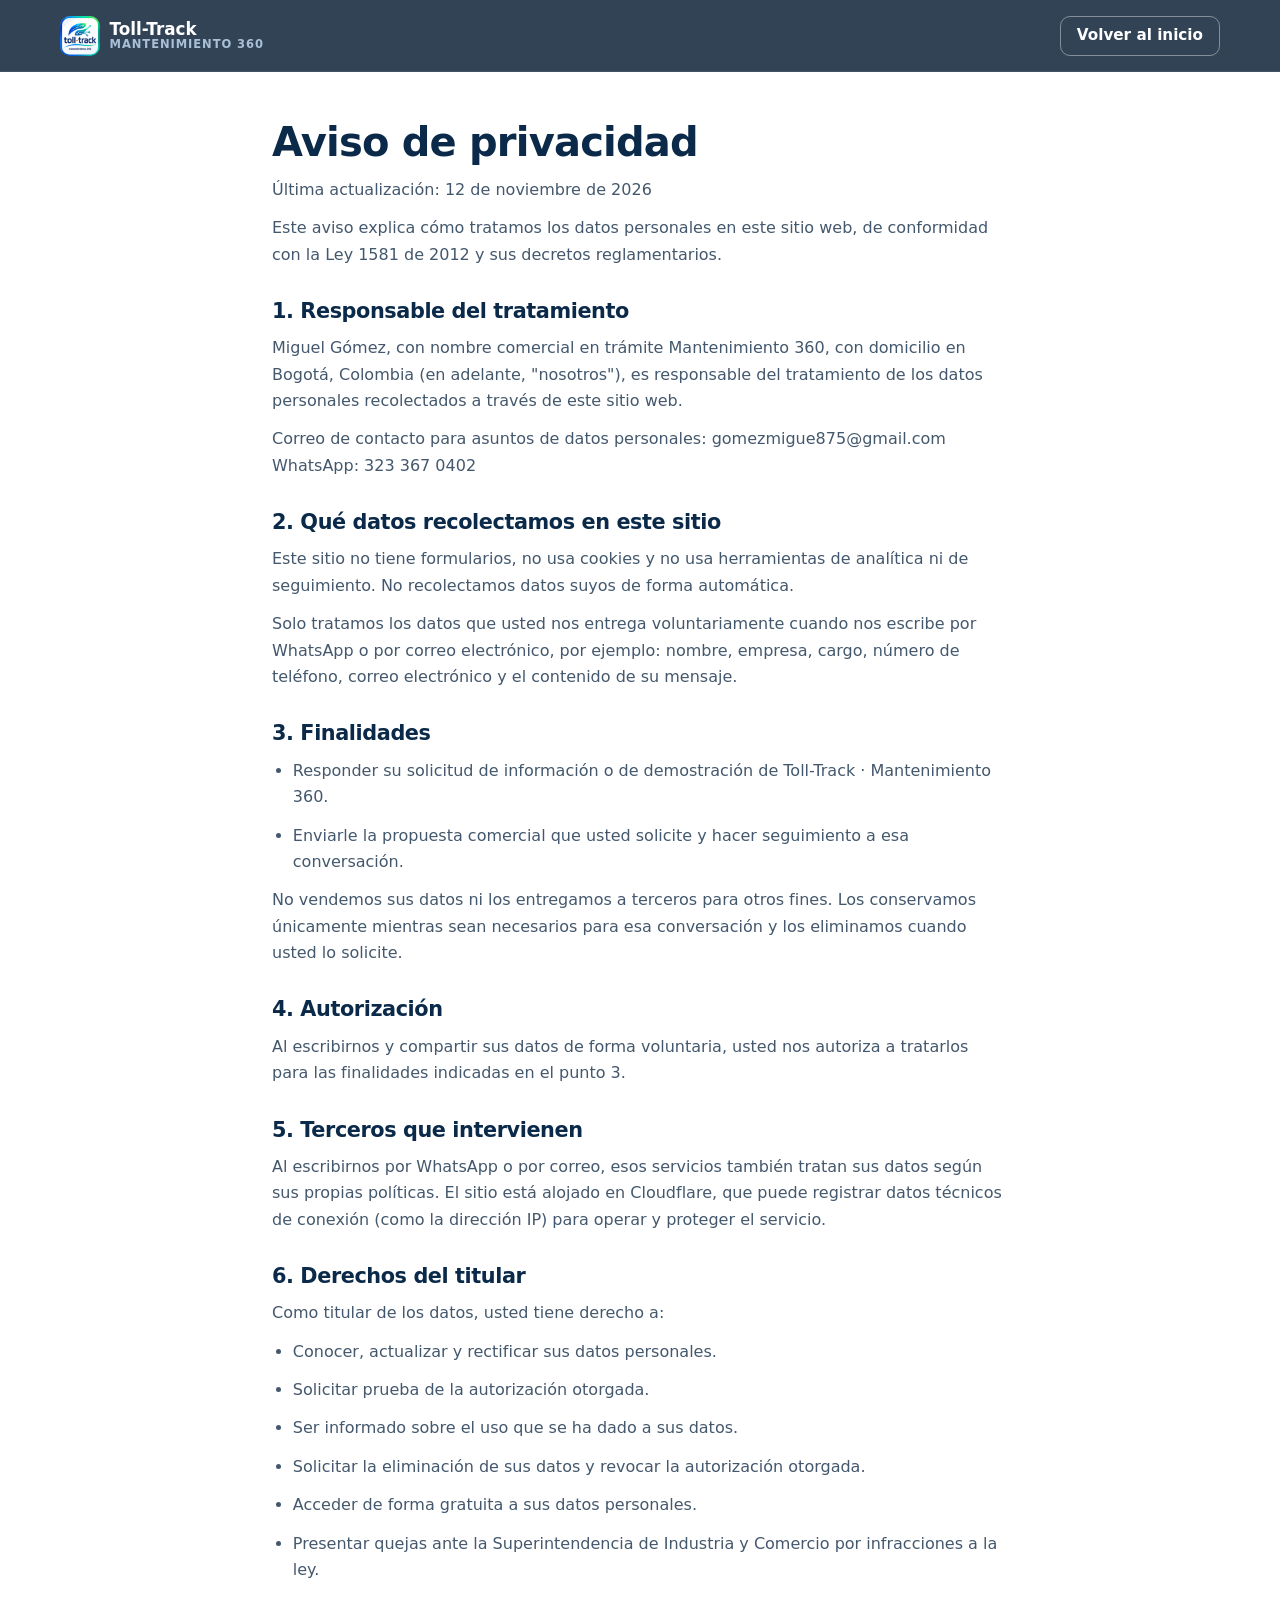
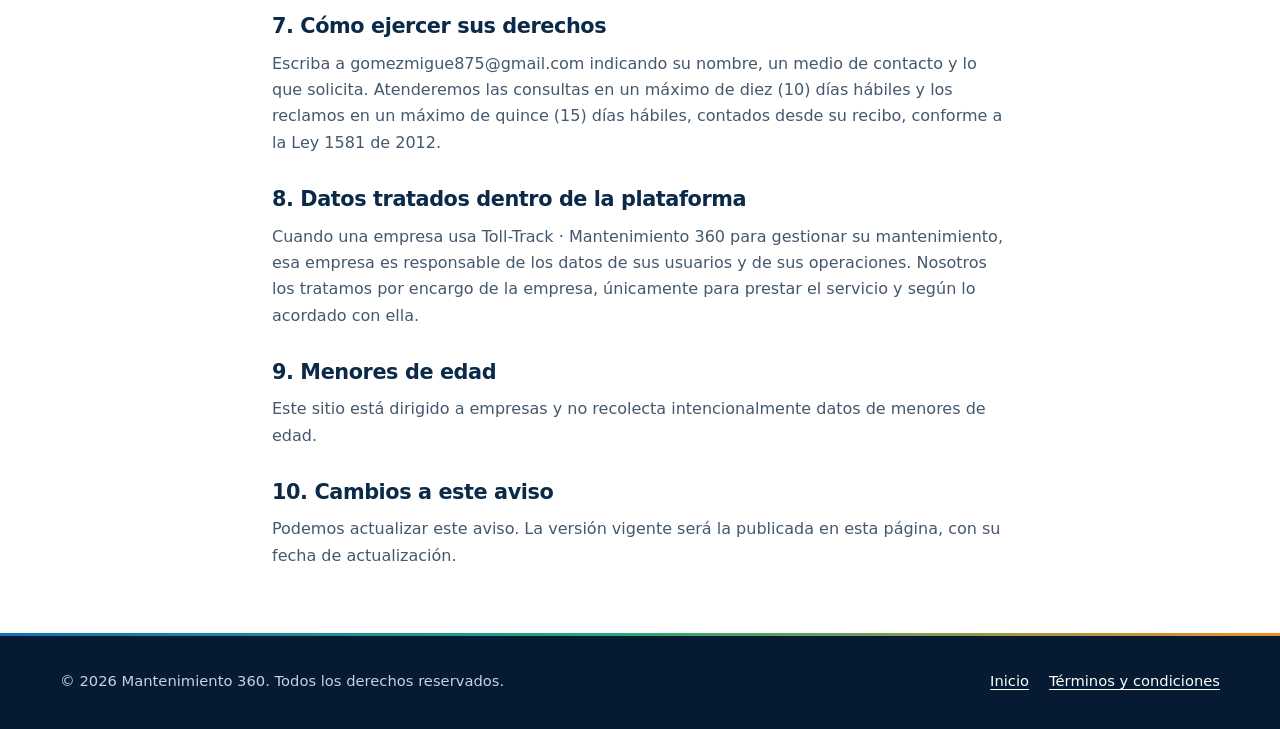
<file: privacidad.html>
<!doctype html>
<html lang="es-CO">
<head>
  <meta charset="utf-8">
  <meta name="viewport" content="width=device-width, initial-scale=1">
  <title>Aviso de privacidad | Toll-Track · Mantenimiento 360</title>
  <meta name="description" content="Aviso de privacidad y tratamiento de datos personales de Toll-Track · Mantenimiento 360.">
  <meta name="theme-color" content="#0b2a4a">
  <link rel="canonical" href="https://mantenimiento360.app/privacidad.html">
  <link rel="icon" type="image/png" sizes="512x512" href="img/icon-512.png">
  <link rel="stylesheet" href="css/styles.css">
</head>
<body>
<header class="site-header">
  <div class="wrap header-in">
    <a class="brand" href="index.html" aria-label="Volver al inicio de Toll-Track">
      <img src="img/icon-512.png" width="40" height="40" alt="">
      <span class="brand-text">Toll-Track<small>Mantenimiento 360</small></span>
    </a>
    <a class="btn btn-ghost btn-small" href="index.html">Volver al inicio</a>
  </div>
</header>

<main>
  <div class="wrap legal">
    <h1>Aviso de privacidad</h1>
    <p>Última actualización: 12 de noviembre de 2026</p>
    <p>Este aviso explica cómo tratamos los datos personales en este sitio web, de conformidad con la Ley 1581 de 2012 y sus decretos reglamentarios.</p>

    <h2>1. Responsable del tratamiento</h2>
    <p>Miguel Gómez, con nombre comercial en trámite Mantenimiento 360, con domicilio en Bogotá, Colombia (en adelante, "nosotros"), es responsable del tratamiento de los datos personales recolectados a través de este sitio web.</p>
    <p>Correo de contacto para asuntos de datos personales: gomezmigue875@gmail.com<br>WhatsApp: 323 367 0402</p>

    <h2>2. Qué datos recolectamos en este sitio</h2>
    <p>Este sitio no tiene formularios, no usa cookies y no usa herramientas de analítica ni de seguimiento. No recolectamos datos suyos de forma automática.</p>
    <p>Solo tratamos los datos que usted nos entrega voluntariamente cuando nos escribe por WhatsApp o por correo electrónico, por ejemplo: nombre, empresa, cargo, número de teléfono, correo electrónico y el contenido de su mensaje.</p>

    <h2>3. Finalidades</h2>
    <ul>
      <li>Responder su solicitud de información o de demostración de Toll-Track · Mantenimiento 360.</li>
      <li>Enviarle la propuesta comercial que usted solicite y hacer seguimiento a esa conversación.</li>
    </ul>
    <p>No vendemos sus datos ni los entregamos a terceros para otros fines. Los conservamos únicamente mientras sean necesarios para esa conversación y los eliminamos cuando usted lo solicite.</p>

    <h2>4. Autorización</h2>
    <p>Al escribirnos y compartir sus datos de forma voluntaria, usted nos autoriza a tratarlos para las finalidades indicadas en el punto 3.</p>

    <h2>5. Terceros que intervienen</h2>
    <p>Al escribirnos por WhatsApp o por correo, esos servicios también tratan sus datos según sus propias políticas. El sitio está alojado en Cloudflare, que puede registrar datos técnicos de conexión (como la dirección IP) para operar y proteger el servicio.</p>

    <h2>6. Derechos del titular</h2>
    <p>Como titular de los datos, usted tiene derecho a:</p>
    <ul>
      <li>Conocer, actualizar y rectificar sus datos personales.</li>
      <li>Solicitar prueba de la autorización otorgada.</li>
      <li>Ser informado sobre el uso que se ha dado a sus datos.</li>
      <li>Solicitar la eliminación de sus datos y revocar la autorización otorgada.</li>
      <li>Acceder de forma gratuita a sus datos personales.</li>
      <li>Presentar quejas ante la Superintendencia de Industria y Comercio por infracciones a la ley.</li>
    </ul>

    <h2>7. Cómo ejercer sus derechos</h2>
    <p>Escriba a gomezmigue875@gmail.com indicando su nombre, un medio de contacto y lo que solicita. Atenderemos las consultas en un máximo de diez (10) días hábiles y los reclamos en un máximo de quince (15) días hábiles, contados desde su recibo, conforme a la Ley 1581 de 2012.</p>

    <h2>8. Datos tratados dentro de la plataforma</h2>
    <p>Cuando una empresa usa Toll-Track · Mantenimiento 360 para gestionar su mantenimiento, esa empresa es responsable de los datos de sus usuarios y de sus operaciones. Nosotros los tratamos por encargo de la empresa, únicamente para prestar el servicio y según lo acordado con ella.</p>

    <h2>9. Menores de edad</h2>
    <p>Este sitio está dirigido a empresas y no recolecta intencionalmente datos de menores de edad.</p>

    <h2>10. Cambios a este aviso</h2>
    <p>Podemos actualizar este aviso. La versión vigente será la publicada en esta página, con su fecha de actualización.</p>
  </div>
</main>

<footer class="site-footer">
  <div class="wrap footer-in">
    <p>© 2026 Mantenimiento 360. Todos los derechos reservados.</p>
    <nav class="footer-links" aria-label="Legal">
      <a href="index.html">Inicio</a>
      <a href="terminos.html">Términos y condiciones</a>
    </nav>
  </div>
</footer>
</body>
</html>
</file>
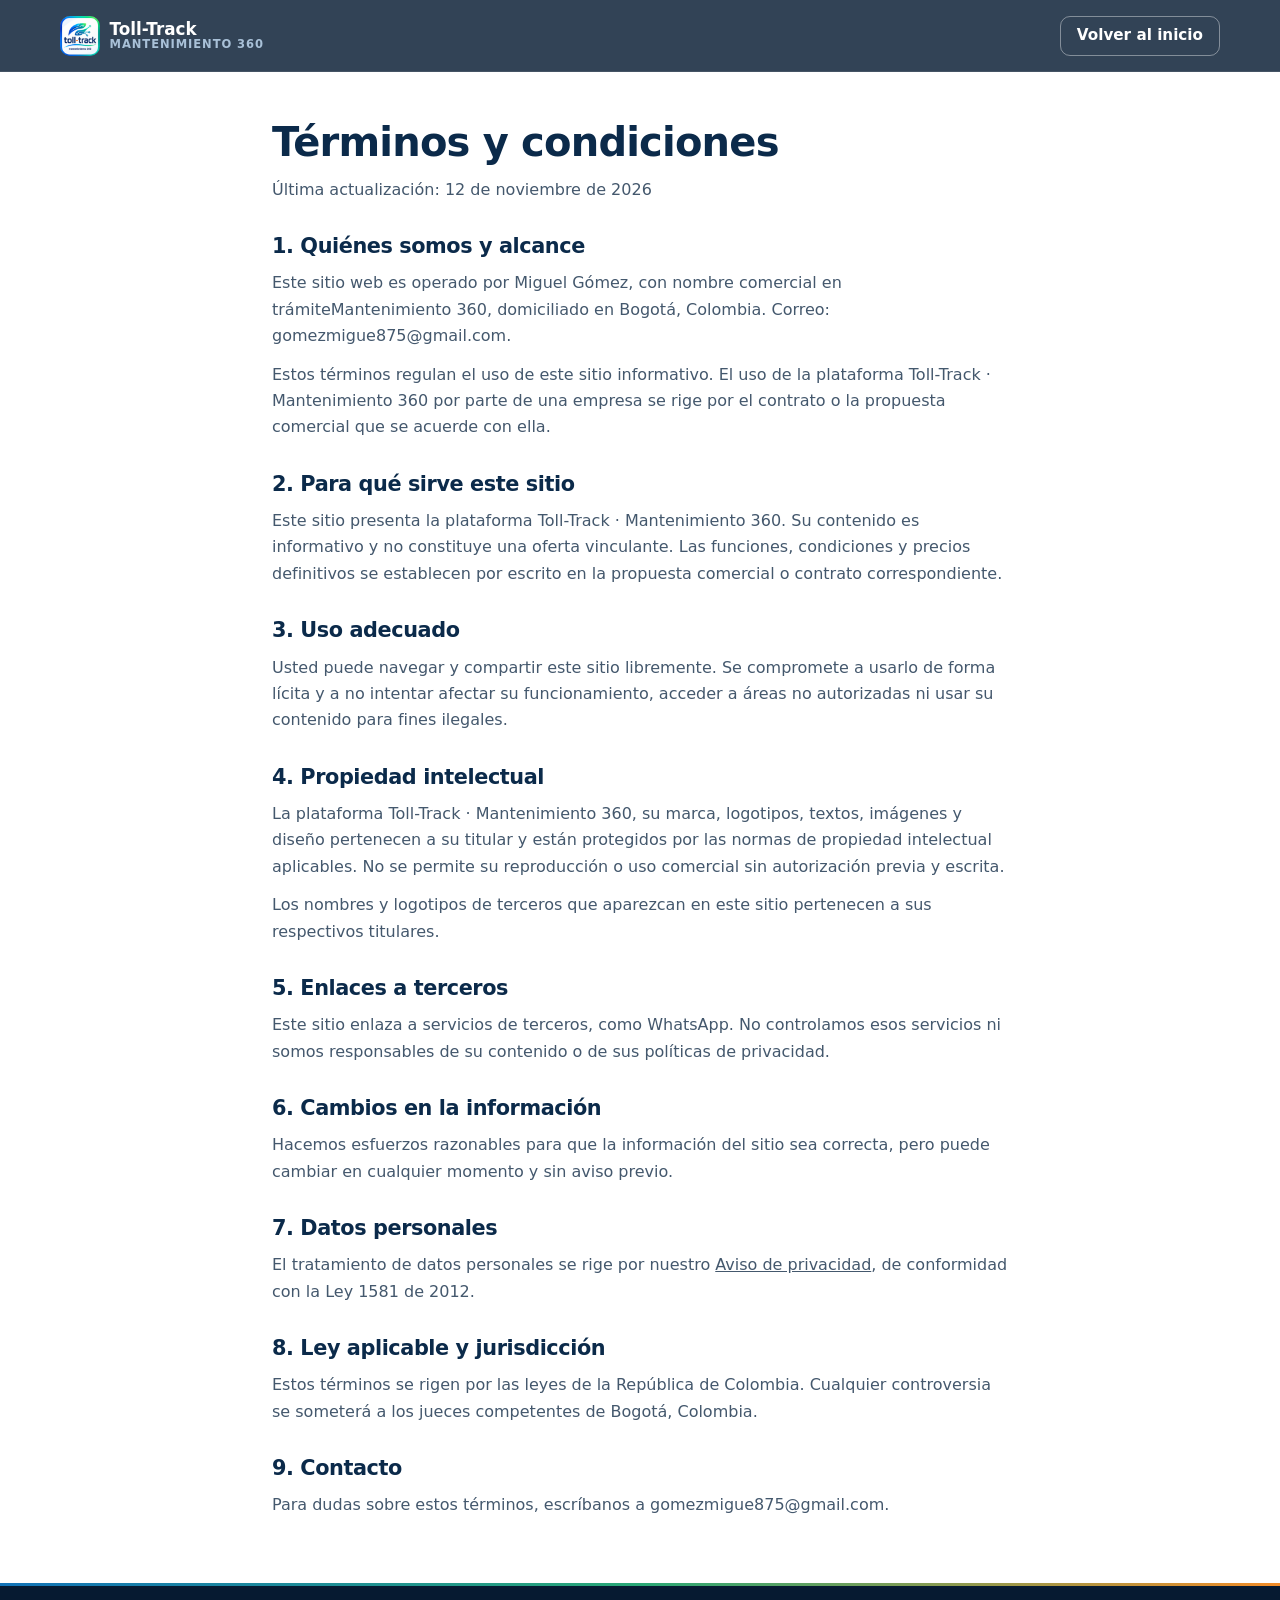
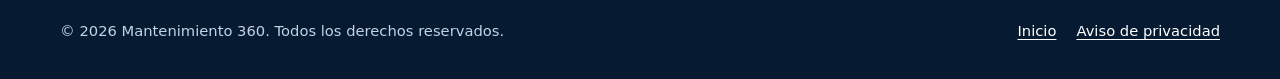
<file: terminos.html>
<!doctype html>
<html lang="es-CO">
<head>
  <meta charset="utf-8">
  <meta name="viewport" content="width=device-width, initial-scale=1">
  <title>Términos y condiciones | Toll-Track · Mantenimiento 360</title>
  <meta name="description" content="Términos y condiciones de uso del sitio web de Toll-Track · Mantenimiento 360.">
  <meta name="theme-color" content="#0b2a4a">
  <link rel="canonical" href="https://mantenimiento360.app/terminos.html">
  <link rel="icon" type="image/png" sizes="512x512" href="img/icon-512.png">
  <link rel="stylesheet" href="css/styles.css">
</head>
<body>
<header class="site-header">
  <div class="wrap header-in">
    <a class="brand" href="index.html" aria-label="Volver al inicio de Toll-Track">
      <img src="img/icon-512.png" width="40" height="40" alt="">
      <span class="brand-text">Toll-Track<small>Mantenimiento 360</small></span>
    </a>
    <a class="btn btn-ghost btn-small" href="index.html">Volver al inicio</a>
  </div>
</header>

<main>
  <div class="wrap legal">
    <h1>Términos y condiciones</h1>
    <p>Última actualización: 12 de noviembre de 2026</p>

    <h2>1. Quiénes somos y alcance</h2>
    <p>Este sitio web es operado por Miguel Gómez, con nombre comercial en trámiteMantenimiento 360, domiciliado en Bogotá, Colombia. Correo: gomezmigue875@gmail.com.</p>
    <p>Estos términos regulan el uso de este sitio informativo. El uso de la plataforma Toll-Track · Mantenimiento 360 por parte de una empresa se rige por el contrato o la propuesta comercial que se acuerde con ella.</p>

    <h2>2. Para qué sirve este sitio</h2>
    <p>Este sitio presenta la plataforma Toll-Track · Mantenimiento 360. Su contenido es informativo y no constituye una oferta vinculante. Las funciones, condiciones y precios definitivos se establecen por escrito en la propuesta comercial o contrato correspondiente.</p>

    <h2>3. Uso adecuado</h2>
    <p>Usted puede navegar y compartir este sitio libremente. Se compromete a usarlo de forma lícita y a no intentar afectar su funcionamiento, acceder a áreas no autorizadas ni usar su contenido para fines ilegales.</p>

    <h2>4. Propiedad intelectual</h2>
    <p>La plataforma Toll-Track · Mantenimiento 360, su marca, logotipos, textos, imágenes y diseño pertenecen a su titular y están protegidos por las normas de propiedad intelectual aplicables. No se permite su reproducción o uso comercial sin autorización previa y escrita.</p>
    <p>Los nombres y logotipos de terceros que aparezcan en este sitio pertenecen a sus respectivos titulares.</p>

    <h2>5. Enlaces a terceros</h2>
    <p>Este sitio enlaza a servicios de terceros, como WhatsApp. No controlamos esos servicios ni somos responsables de su contenido o de sus políticas de privacidad.</p>

    <h2>6. Cambios en la información</h2>
    <p>Hacemos esfuerzos razonables para que la información del sitio sea correcta, pero puede cambiar en cualquier momento y sin aviso previo.</p>

    <h2>7. Datos personales</h2>
    <p>El tratamiento de datos personales se rige por nuestro <a href="privacidad.html">Aviso de privacidad</a>, de conformidad con la Ley 1581 de 2012.</p>

    <h2>8. Ley aplicable y jurisdicción</h2>
    <p>Estos términos se rigen por las leyes de la República de Colombia. Cualquier controversia se someterá a los jueces competentes de Bogotá, Colombia.</p>

    <h2>9. Contacto</h2>
    <p>Para dudas sobre estos términos, escríbanos a gomezmigue875@gmail.com.</p>
  </div>
</main>

<footer class="site-footer">
  <div class="wrap footer-in">
    <p>© 2026 Mantenimiento 360. Todos los derechos reservados.</p>
    <nav class="footer-links" aria-label="Legal">
      <a href="index.html">Inicio</a>
      <a href="privacidad.html">Aviso de privacidad</a>
    </nav>
  </div>
</footer>
</body>
</html>
</file>
<file: css/styles.css>
/* ==========================================================================
   Toll-Track · Mantenimiento 360 — estilos (versión corporativa)
   Mobile first. Sin dependencias. Sin estilos en línea en el HTML (por la CSP).

   CAMBIOS DE ESTA VERSIÓN:
   - Menos espacios en blanco entre secciones (paddings y gaps más ajustados).
   - Animaciones premium: entrada del hero, reveal con variantes, spotlight en
     tarjetas, brillo en botones, tilt 3D del celular, línea de pasos que se dibuja.
   - Los hover usan la propiedad "translate" (no "transform") para no chocar con
     la animación de entrada, que sí usa "transform".
   - Tarjetas de "El problema" con imagen arriba (bloque .card-media, sección 3).

   CÓMO EDITAR COLORES:
   Todos los colores de marca están en las variables de :root (abajo).
   ========================================================================== */

:root {
  /* Marca (tomados del logo) */
  --navy: #0b2a4a;          /* texto principal y títulos */
  --navy-2: #16395f;
  --navy-3: #0d3b66;
  --ink-dark: #061a31;      /* fondo más oscuro (cabecera, hero) */
  --blue: #1273b8;
  --green: #0f7f55;         /* versión AA con texto blanco */
  --green-soft: #2aa876;    /* solo decorativo */
  --orange: #f28c28;        /* detalle de marca */
  --sky: #8fd3ff;           /* acentos sobre fondo oscuro */
  --mint: #58e0a8;

  /* Neutros */
  --muted: #44586d;
  --muted-on-dark: #c3d3e3;
  --line: #d9e3ec;
  --bg-soft: #f2f7fb;
  --white: #ffffff;

  --grad: linear-gradient(120deg, var(--blue) 0%, var(--green) 100%);

  /* Tipografía: fuentes del sistema (cero descargas, cero rastreo) */
  --font: system-ui, -apple-system, "Segoe UI", Roboto, "Helvetica Neue", Arial, sans-serif;

  --header-h: 64px;
  --radius: 18px;
  --shadow: 0 1px 2px rgba(11, 42, 74, .06), 0 12px 28px -14px rgba(11, 42, 74, .28);
  --shadow-lg: 0 2px 4px rgba(11, 42, 74, .08), 0 28px 50px -22px rgba(11, 42, 74, .45);

  /* Curvas de movimiento: la primera frena suave, la segunda hace un pequeño "rebote" */
  --ease: cubic-bezier(.22, 1, .36, 1);
  --spring: cubic-bezier(.34, 1.56, .64, 1);

  /* Deja animar la altura de los <details> (FAQ) hasta "auto" en navegadores que lo soportan */
  interpolate-size: allow-keywords;
}

*, *::before, *::after { box-sizing: border-box; }

html { scroll-behavior: smooth; -webkit-text-size-adjust: 100%; }

/* Con el menú móvil abierto, el fondo no se mueve */
html.menu-open, html.menu-open body { overflow: hidden; }

body {
  margin: 0;
  font: 400 1rem/1.65 var(--font);
  color: var(--navy);
  background: var(--white);
  -webkit-font-smoothing: antialiased;
}

img { display: block; max-width: 100%; height: auto; }
h1, h2, h3 { line-height: 1.12; margin: 0; text-wrap: balance; letter-spacing: -0.02em; }
p { margin: 0; }
ul, ol { margin: 0; padding: 0; list-style: none; }
a { color: inherit; }

:focus-visible { outline: 3px solid var(--sky); outline-offset: 3px; border-radius: 4px; }
main :focus-visible { outline-color: var(--blue); }

/* Si la persona pidió menos movimiento, se apaga TODO (animaciones y transiciones) */
@media (prefers-reduced-motion: reduce) {
  html { scroll-behavior: auto; }
  *, *::before, *::after { transition: none !important; animation: none !important; }
}

/* ---------- Utilidades ---------- */
.wrap { width: min(1160px, 100% - 2rem); margin-inline: auto; }
.sr-only {
  position: absolute; width: 1px; height: 1px; margin: -1px; padding: 0;
  overflow: hidden; clip: rect(0 0 0 0); white-space: nowrap; border: 0;
}
.sprite { position: absolute; width: 0; height: 0; overflow: hidden; }
.ic { width: 24px; height: 24px; flex: none; stroke: currentColor; fill: none; stroke-width: 1.8; stroke-linecap: round; stroke-linejoin: round; }

.skip-link {
  position: absolute; left: 1rem; top: -4rem; z-index: 100;
  background: var(--white); color: var(--navy); padding: .75rem 1rem; border-radius: 8px; font-weight: 700;
}
.skip-link:focus { top: .75rem; }

/* ---------- Barra de progreso de lectura (la crea main.js) ---------- */
.scroll-progress {
  position: fixed; top: 0; left: 0; width: 100%; height: 3px; z-index: 100;
  transform: scaleX(0);              /* el JS la llena de 0 a 1 */
  transform-origin: 0 50%;           /* crece desde la izquierda */
  background: linear-gradient(90deg, var(--blue), var(--mint));
  pointer-events: none;
}

/* ---------- Botones ---------- */
.btn {
  position: relative; overflow: hidden;
  display: inline-flex; align-items: center; justify-content: center; gap: .5rem;
  min-height: 46px; padding: .7rem 1.4rem; border-radius: 12px;
  font: 600 1rem/1.2 var(--font); text-decoration: none; cursor: pointer;
  border: 1.5px solid transparent;
  /* "translate" lo usa el efecto magnético del JS; "transform" el hover y el clic */
  translate: var(--tx, 0px) var(--ty, 0px);
  transition: transform .25s var(--ease), box-shadow .25s ease, background-color .25s ease, filter .25s ease, border-color .25s ease, translate .35s var(--ease);
}
.btn:hover { transform: translateY(-2px); }
.btn:active { transform: translateY(0) scale(.97); }
.btn-primary { background: var(--grad); color: var(--white); box-shadow: 0 10px 24px -10px rgba(18, 115, 184, .8); }
.btn-primary:hover { filter: brightness(1.08); box-shadow: 0 16px 32px -10px rgba(18, 115, 184, .95); }
/* Brillo que cruza el botón primario al pasar el mouse */
.btn-primary::after {
  content: ""; position: absolute; top: 0; bottom: 0; left: -70%; width: 45%; pointer-events: none;
  background: linear-gradient(100deg, transparent, rgba(255, 255, 255, .38), transparent);
  transform: skewX(-20deg);
  transition: left .8s var(--ease);
}
.btn-primary:hover::after { left: 130%; }
.btn-ghost { background: var(--white); color: var(--navy); border-color: #b9cadb; }
.btn-ghost:hover { border-color: var(--navy); }
.btn-small { min-height: 40px; padding: .5rem 1rem; font-size: .95rem; border-radius: 10px; }
.btn-light { background: var(--white); color: var(--navy); box-shadow: 0 12px 26px -12px rgba(0, 0, 0, .5); }

/* ---------- Cabecera fija (oscura, translúcida) ---------- */
.site-header {
  position: fixed; inset: 0 0 auto 0; z-index: 50; height: var(--header-h);
  background: rgba(6, 26, 49, .82);
  -webkit-backdrop-filter: saturate(160%) blur(14px); backdrop-filter: saturate(160%) blur(14px);
  border-bottom: 1px solid rgba(255, 255, 255, .09); color: var(--white);
  transition: transform .45s var(--ease), background-color .3s ease, box-shadow .3s ease;
}
.site-header.is-scrolled { background: rgba(6, 26, 49, .96); box-shadow: 0 10px 30px -16px rgba(0, 0, 0, .6); }
.site-header.is-hidden { transform: translateY(-100%); }   /* se esconde al bajar, vuelve al subir */
.header-in { height: 100%; display: flex; align-items: center; justify-content: space-between; gap: .75rem; }
.brand { display: flex; align-items: center; gap: .6rem; text-decoration: none; font-weight: 700; min-width: 0; }
.brand img { width: 40px; height: 40px; border-radius: 10px; }
.brand-text { display: flex; flex-direction: column; line-height: 1.1; font-size: 1.05rem; }
.brand-text small { font-size: .72rem; font-weight: 600; letter-spacing: .08em; text-transform: uppercase; color: #a9c1d8; }
.header-actions { display: flex; align-items: center; gap: .5rem; }
.header-actions .btn, .brand-text small { white-space: nowrap; }
.site-header .btn-ghost { background: transparent; color: var(--white); border-color: rgba(255, 255, 255, .4); }
.site-header .btn-ghost:hover { border-color: var(--white); background: rgba(255, 255, 255, .08); }

.nav-toggle {
  display: none; width: 44px; height: 44px; align-items: center; justify-content: center;
  background: rgba(255, 255, 255, .06); color: var(--white); border: 1px solid rgba(255, 255, 255, .25); border-radius: 10px; cursor: pointer;
}
html.js .nav-toggle { display: inline-flex; }
.nav-toggle .i-close { display: none; }
.nav-toggle[aria-expanded="true"] .i-open { display: none; }
.nav-toggle[aria-expanded="true"] .i-close { display: block; }

/* Móvil: panel desplegable bajo la cabecera */
.nav {
  display: none; position: absolute; top: 100%; left: 0; right: 0;
  background: #081f3a; border-bottom: 1px solid rgba(255, 255, 255, .1); padding: .5rem 1rem 1rem;
}
.nav.is-open { display: block; animation: menu-drop .35s var(--ease) both; }
@keyframes menu-drop { from { opacity: 0; transform: translateY(-8px); } to { opacity: 1; transform: none; } }
.nav a { display: block; padding: .85rem .25rem; text-decoration: none; font-weight: 600; color: #e6eef7; border-bottom: 1px solid rgba(255, 255, 255, .08); transition: color .2s ease; }
.nav a:hover, .nav a[aria-current="true"] { color: var(--sky); }

@media (max-width: 430px) {
  .brand { gap: .45rem; }
  .brand img { width: 36px; height: 36px; }
  .brand-text { font-size: 1rem; }
  .brand-text small { font-size: .6rem; letter-spacing: .03em; }
  .header-actions { gap: .4rem; }
  .header-actions .btn-small { padding: .5rem .75rem; font-size: .88rem; }
  .nav-toggle { width: 42px; height: 42px; }
}

/* ---------- Secciones (paddings reducidos para evitar blancos enormes) ---------- */
main { padding-top: var(--header-h); }
section { padding-block: 3.25rem; scroll-margin-top: var(--header-h); }
.alt { background: var(--bg-soft); }

.eyebrow {
  display: inline-flex; align-items: center; gap: .6rem; margin-bottom: .85rem;
  font-size: .78rem; font-weight: 700; letter-spacing: .14em; text-transform: uppercase; color: var(--blue);
}
.eyebrow::before { content: ""; width: 26px; height: 4px; border-radius: 2px; background: linear-gradient(90deg, var(--orange), #f6b25f); }
.sec-head { max-width: 48rem; margin-bottom: 2rem; }
.sec-head h2 { font-size: clamp(1.8rem, 4.4vw, 2.7rem); font-weight: 800; letter-spacing: -0.025em; }
.sec-head p { margin-top: .85rem; color: var(--muted); font-size: 1.08rem; }

/* ---------- 2. Hero (oscuro, con luz y cuadrícula) ---------- */
.hero {
  position: relative; overflow: hidden; isolation: isolate; color: var(--white);
  /* El hero sube por debajo de la cabecera translúcida para que se vea todo del mismo fondo */
  margin-top: calc(var(--header-h) * -1);
  padding-block: calc(var(--header-h) + 2rem) 3.5rem;
  background:
    radial-gradient(60% 70% at 88% 8%, rgba(18, 115, 184, .55), transparent 62%),
    radial-gradient(50% 60% at 6% 96%, rgba(42, 168, 118, .32), transparent 60%),
    linear-gradient(165deg, #04142a 0%, #0b2a4a 55%, #0d3b66 100%);
}
.hero::before {
  content: ""; position: absolute; inset: 0; z-index: -1; pointer-events: none;
  background-image:
    linear-gradient(rgba(255, 255, 255, .05) 1px, transparent 1px),
    linear-gradient(90deg, rgba(255, 255, 255, .05) 1px, transparent 1px);
  background-size: 56px 56px;
  background-position: 0 var(--gy, 0px);          /* el JS la mueve con el scroll (parallax) */
  -webkit-mask-image: linear-gradient(180deg, #000 0%, transparent 88%);
  mask-image: linear-gradient(180deg, #000 0%, transparent 88%);
}
.hero-grid { position: relative; display: grid; gap: 2.25rem; align-items: center; }
.hero-grid > * { position: relative; z-index: 1; min-width: 0; }
.hero-grid::after {
  content: ""; position: absolute; z-index: 0; pointer-events: none; width: 420px; height: 420px; right: -60px; top: 42%;
  transform: translateY(calc(-50% + var(--py, 0px))); border-radius: 50%; background: radial-gradient(circle, rgba(42, 168, 118, .32), transparent 66%);
}
.hero .eyebrow { color: var(--sky); }
.hero h1 { font-size: clamp(2.15rem, 6.4vw, 3.9rem); font-weight: 800; letter-spacing: -0.03em; color: var(--white); }
.hero h1 .mark { color: var(--sky); }
@supports ((-webkit-background-clip: text) or (background-clip: text)) {
  .hero h1 .mark {
    background: linear-gradient(95deg, #7fcbff 0%, #58e0a8 50%, #7fcbff 100%);
    background-size: 220% 100%;                    /* más ancho que el texto para poder "barrerlo" */
    -webkit-background-clip: text; background-clip: text; -webkit-text-fill-color: transparent; color: transparent;
    animation: sheen 7s ease-in-out 1.5s infinite alternate;   /* brillo lento que recorre el texto */
  }
}
@keyframes sheen { from { background-position: 0% 50%; } to { background-position: 100% 50%; } }
.hero .lead { margin-top: 1.1rem; color: var(--muted-on-dark); font-size: 1.15rem; max-width: 36rem; }
.cta-row { display: flex; flex-wrap: wrap; gap: .8rem; margin-top: 1.75rem; }
.hero .btn { min-height: 52px; padding: .85rem 1.6rem; }
.hero .btn-ghost { background: rgba(255, 255, 255, .07); color: var(--white); border-color: rgba(255, 255, 255, .38); }
.hero .btn-ghost:hover { background: rgba(255, 255, 255, .14); border-color: var(--white); }
.hero-note {
  display: inline-flex; align-items: center; gap: .6rem; margin-top: 1.5rem; padding: .45rem .95rem;
  font-size: .9rem; color: var(--muted-on-dark);
  border: 1px solid rgba(255, 255, 255, .16); background: rgba(255, 255, 255, .06); border-radius: 999px;
}
.hero-note::before {
  content: ""; width: 8px; height: 8px; border-radius: 50%; background: var(--mint); flex: none;
  box-shadow: 0 0 0 4px rgba(88, 224, 168, .22);
  animation: pulse-dot 2.4s ease-out infinite;    /* punto "en vivo" que late */
}
@keyframes pulse-dot {
  0% { box-shadow: 0 0 0 0 rgba(88, 224, 168, .55); }
  70%, 100% { box-shadow: 0 0 0 10px rgba(88, 224, 168, 0); }
}

/* Entrada del hero al cargar la página (solo CSS: no depende del JS ni parpadea) */
@keyframes hero-in {
  from { opacity: 0; transform: translate3d(0, 26px, 0); filter: blur(10px); }
  to   { opacity: 1; transform: none; filter: blur(0); }
}
.hero .eyebrow   { animation: hero-in .9s var(--ease) .05s both; }
.hero h1         { animation: hero-in 1s var(--ease) .15s both; }
.hero .lead      { animation: hero-in 1s var(--ease) .3s both; }
.hero .cta-row   { animation: hero-in 1s var(--ease) .45s both; }
.hero .hero-note { animation: hero-in 1s var(--ease) .6s both; }

/* ---------- Marcos de dispositivo ---------- */
.device {
  background: linear-gradient(150deg, #1d4067 0%, #07182c 70%); border-radius: 38px; padding: 9px;
  box-shadow: 0 34px 60px -26px rgba(2, 12, 26, .85), 0 0 0 1px rgba(255, 255, 255, .1) inset;
  width: min(100%, 270px); margin-inline: auto;
}
.device img { border-radius: 30px; width: 100%; }
.device-desktop { width: 100%; border-radius: 14px; padding: 0; overflow: hidden; background: var(--navy); }
.device-desktop::before {
  content: ""; display: block; height: 28px;
  background:
    radial-gradient(circle at 15px 14px, #ff6b5e 4.5px, transparent 5.5px),
    radial-gradient(circle at 32px 14px, #ffc14d 4.5px, transparent 5.5px),
    radial-gradient(circle at 49px 14px, #3fcf8e 4.5px, transparent 5.5px),
    var(--navy-2);
}
.device-desktop img { border-radius: 0; }
.hero .device { width: min(100%, 290px); }

/* El celular del hero: entra con zoom + desenfoque, luego flota. "translate" flota,
   "scale/opacity/filter" entran, y "transform" lo usa el tilt 3D del JS: no se pisan. */
@keyframes float { 0%, 100% { translate: 0 0; } 50% { translate: 0 -10px; } }
@keyframes device-in {
  from { opacity: 0; scale: .88; filter: blur(10px); }
  to   { opacity: 1; scale: 1; filter: blur(0); }
}
.hero .device {
  transition: transform .6s var(--ease);
  animation: device-in 1.3s var(--ease) .35s both, float 7s ease-in-out 1.7s infinite;
}

/* ---------- 3. Problema ---------- */
.cards-3 { display: grid; gap: 1rem; }
.card {
  position: relative; background: var(--white); border: 1px solid var(--line); border-radius: var(--radius);
  padding: 1.75rem; box-shadow: var(--shadow);
  transition: translate .35s var(--ease), box-shadow .35s ease, border-color .35s ease;
}
.card:hover { translate: 0 -5px; box-shadow: var(--shadow-lg); border-color: #bcd0e2; }
/* Spotlight: un resplandor suave que sigue al mouse dentro de la tarjeta (el JS pone --mx y --my) */
.card::after, .sec-item::after, .points li::after {
  content: ""; position: absolute; inset: 0; border-radius: inherit; pointer-events: none; opacity: 0;
  background: radial-gradient(340px circle at var(--mx, 50%) var(--my, 50%), rgba(18, 115, 184, .10), transparent 62%);
  transition: opacity .35s ease;
}
.card:hover::after, .sec-item:hover::after, .points li:hover::after { opacity: 1; }
.card h3 { font-size: 1.2rem; margin-top: 1.15rem; font-weight: 700; }
.card p { margin-top: .55rem; color: var(--muted); }
.icon-bubble {
  width: 54px; height: 54px; border-radius: 15px; display: grid; place-items: center;
  background: linear-gradient(140deg, #f7a853, var(--orange)); color: var(--navy);
  box-shadow: 0 10px 20px -10px rgba(242, 140, 40, .9);
  transition: transform .55s var(--spring), box-shadow .4s ease;
}
.icon-bubble .ic { width: 26px; height: 26px; }
.icon-bubble.blue { background: var(--grad); color: var(--white); box-shadow: 0 10px 20px -10px rgba(18, 115, 184, .9); }
/* Al pasar el mouse por la tarjeta, el icono se inclina y "salta" un poquito */
.card:hover .icon-bubble { transform: translateY(-3px) rotate(-8deg) scale(1.08); box-shadow: 0 18px 28px -10px rgba(242, 140, 40, .95); }
.card:hover .icon-bubble.blue { box-shadow: 0 18px 28px -10px rgba(18, 115, 184, .95); }
#problema { background: var(--bg-soft); }

/* Tarjetas con imagen arriba (sección "El problema") */
.card.card-media { padding: 0; overflow: hidden; display: flex; flex-direction: column; }
.card-media .card-img { aspect-ratio: 16 / 9; background: #fff; border-bottom: 1px solid rgba(11, 42, 74, .08); overflow: hidden; }
.card-media .card-img img { display: block; width: 100%; height: 100%; object-fit: cover; }
.card-media .card-body { padding: 1.25rem 1.5rem 1.5rem; }
.card-media .card-body h3 { margin-top: 0; }

/* ---------- 4. Pasos ---------- */
.steps { display: grid; gap: 1rem; counter-reset: paso; }
.step { position: relative; background: var(--white); border: 1px solid var(--line); border-radius: var(--radius); padding: 1.5rem; counter-increment: paso; box-shadow: var(--shadow); }
.step::before {
  content: counter(paso); display: grid; place-items: center; width: 40px; height: 40px; border-radius: 50%;
  background: var(--grad); color: var(--white); font-weight: 800; margin-bottom: 1rem;
  box-shadow: 0 0 0 6px rgba(18, 115, 184, .12);
}
.step h3 { font-size: 1.15rem; font-weight: 700; }
.step p { margin-top: .5rem; color: var(--muted); font-size: .98rem; }

/* ---------- 5. Roles ---------- */
.role { overflow: hidden; }
.role::before { content: ""; position: absolute; inset: 0 0 auto 0; height: 4px; background: var(--grad); }
.role .card-head { display: flex; align-items: center; gap: .9rem; }
.role h3 { margin: 0; font-size: 1.3rem; }
.role ul { margin-top: 1.2rem; display: grid; gap: .7rem; }
.role li { position: relative; padding-left: 1.9rem; color: var(--muted); }
.role li::before {
  content: ""; position: absolute; left: .15rem; top: .5em; width: .72rem; height: .38rem;
  border-left: 2.5px solid var(--green); border-bottom: 2.5px solid var(--green); transform: rotate(-48deg);
}

/* ---------- 6. Capturas (sección oscura) ---------- */
#capturas {
  position: relative; overflow: hidden; color: var(--white);
  background:
    radial-gradient(50% 45% at 85% 0%, rgba(18, 115, 184, .4), transparent 65%),
    radial-gradient(45% 40% at 5% 100%, rgba(42, 168, 118, .25), transparent 65%),
    linear-gradient(180deg, #0b2a4a, #061a31);
}
#capturas .eyebrow { color: var(--sky); }
#capturas .sec-head p { color: var(--muted-on-dark); }
.shots { display: grid; gap: 2.25rem; }
.shots figure { margin: 0; }
.shots figcaption { margin-top: 1rem; text-align: center; color: var(--muted-on-dark); font-size: .95rem; }
.shots-phones { display: grid; gap: 2rem; }
.shots .device { box-shadow: 0 40px 70px -30px rgba(0, 0, 0, .9), 0 0 60px -18px rgba(18, 115, 184, .55), 0 0 0 1px rgba(255, 255, 255, .12) inset; }
.shots .device-desktop { box-shadow: 0 40px 80px -30px rgba(0, 0, 0, .9), 0 0 80px -20px rgba(42, 168, 118, .45), 0 0 0 1px rgba(255, 255, 255, .12); }

/* ---------- 7. Multiempresa ---------- */
.split { display: grid; gap: 2rem; align-items: center; }
.split .copy h2 { font-size: clamp(1.8rem, 4.4vw, 2.7rem); font-weight: 800; letter-spacing: -0.025em; }
.split .copy h2 + p { margin-top: .9rem; }
.split .copy p + p { margin-top: .9rem; }
.split .copy p { color: var(--muted); font-size: 1.05rem; }
.tenants { display: grid; gap: .9rem; }
.tenant {
  background: var(--white); border: 1.5px dashed #9fbad3; border-left: 5px solid var(--blue);
  border-radius: 16px; padding: 1.2rem 1.3rem; box-shadow: var(--shadow);
  transition: translate .35s var(--ease), box-shadow .35s ease;
}
.tenant:nth-child(2) { border-left-color: var(--green); }
.tenant:nth-child(3) { border-left-color: var(--orange); }
.tenant:hover { translate: 6px 0; box-shadow: var(--shadow-lg); }
.tenant h3 { font-size: 1.05rem; display: flex; align-items: center; gap: .55rem; font-weight: 700; }
.tenant h3 .ic { color: var(--blue); }
.chips { display: flex; flex-wrap: wrap; gap: .45rem; margin-top: .8rem; }
.chips li { background: var(--bg-soft); border: 1px solid var(--line); border-radius: 999px; padding: .22rem .8rem; font-size: .85rem; color: var(--muted); }

/* ---------- 8. Instalable ---------- */
.install-list { display: grid; gap: 1rem; }
.install-item h3 { font-size: 1.15rem; display: flex; gap: .65rem; align-items: center; margin: 0; }
.install-item h3 .ic { width: 30px; height: 30px; padding: 5px; border-radius: 9px; background: var(--grad); color: var(--white); stroke-width: 2; }
.install-item ol { margin-top: 1rem; display: grid; gap: .6rem; padding-left: 1.3rem; list-style: decimal; color: var(--muted); }
.install-item li::marker { color: var(--blue); font-weight: 700; }

/* ---------- 9. Seguridad ---------- */
.security {
  position: relative; overflow: hidden; color: var(--white);
  background:
    radial-gradient(40% 55% at 100% 0%, rgba(42, 168, 118, .28), transparent 65%),
    radial-gradient(45% 50% at 0% 100%, rgba(18, 115, 184, .35), transparent 65%),
    linear-gradient(135deg, #0b2a4a, #0d3b66);
}
.security .eyebrow { color: var(--sky); }
.security .sec-head p { color: var(--muted-on-dark); }
.sec-list { display: grid; gap: .9rem; }
.sec-item {
  position: relative;
  display: flex; gap: 1rem; background: rgba(255, 255, 255, .07); border: 1px solid rgba(255, 255, 255, .16);
  border-radius: var(--radius); padding: 1.35rem; -webkit-backdrop-filter: blur(6px); backdrop-filter: blur(6px);
  transition: translate .35s var(--ease), background-color .3s ease, border-color .3s ease;
}
.sec-item:hover { translate: 0 -4px; background: rgba(255, 255, 255, .11); border-color: rgba(88, 224, 168, .4); }
.sec-item::after { background: radial-gradient(300px circle at var(--mx, 50%) var(--my, 50%), rgba(88, 224, 168, .13), transparent 62%); }
.sec-item > .ic { width: 46px; height: 46px; padding: 11px; border-radius: 13px; background: rgba(88, 224, 168, .14); color: var(--mint); transition: transform .55s var(--spring), background-color .3s ease; }
.sec-item:hover > .ic { transform: rotate(-8deg) scale(1.08); background: rgba(88, 224, 168, .24); }
.sec-item h3 { font-size: 1.05rem; font-weight: 700; }
.sec-item p { margin-top: .3rem; color: var(--muted-on-dark); font-size: .95rem; }
.sec-foot { margin-top: 1.25rem; color: var(--muted-on-dark); font-size: .95rem; max-width: 46rem; }

/* ---------- 10. Quiénes somos ---------- */
#nosotros .split { grid-template-columns: 1fr; }
.about-facts { display: grid; gap: .9rem; margin-top: 1.4rem; }
.fact { background: var(--white); border: 1px solid var(--line); border-radius: var(--radius); padding: 1.1rem 1.3rem; box-shadow: var(--shadow); border-top: 4px solid var(--blue); }
.fact:nth-child(2) { border-top-color: var(--green); }
.fact:nth-child(3) { border-top-color: var(--orange); }
.fact dt { font-size: .76rem; text-transform: uppercase; letter-spacing: .12em; font-weight: 700; color: var(--muted); }
.fact dd { margin: .3rem 0 0; font-size: 1.2rem; font-weight: 800; color: var(--navy); }

/* ---------- 11. Clientes ---------- */
.logos { display: grid; grid-template-columns: repeat(2, 1fr); gap: .9rem; align-items: center; }
.logos li {
  display: grid; place-items: center; background: var(--white); border: 1px solid var(--line); border-radius: var(--radius);
  padding: 1.1rem; min-height: 110px; box-shadow: var(--shadow); transition: translate .35s var(--ease), box-shadow .35s ease;
}
.logos li:hover { translate: 0 -4px; box-shadow: var(--shadow-lg); }
.logos img { max-height: 64px; width: auto; }

/* ---------- 12. Planes ---------- */
.plan { display: flex; flex-direction: column; }
.plan h3 { margin: 0; font-size: 1.35rem; }
.plan .for { margin-top: .6rem; color: var(--muted); flex: 1; }
.plan .price { margin-top: 1.3rem; font-size: 1.4rem; font-weight: 800; letter-spacing: -0.01em; }
.plan .btn { margin-top: 1.1rem; }
.plan.featured {
  color: var(--white); border-color: transparent;
  background: radial-gradient(80% 60% at 100% 0%, rgba(42, 168, 118, .35), transparent 65%), linear-gradient(160deg, #0b2a4a, #12456f);
  box-shadow: 0 30px 60px -28px rgba(11, 42, 74, .85);
}
.plan.featured::after { background: radial-gradient(340px circle at var(--mx, 50%) var(--my, 50%), rgba(255, 255, 255, .12), transparent 62%); }
.plan.featured .for { color: var(--muted-on-dark); }
.plan.featured .price { color: var(--white); }
.plans-note { margin-top: 1.25rem; color: var(--muted); font-size: .95rem; }

/* ---------- 13. FAQ ---------- */
.faq { max-width: 52rem; display: grid; gap: .75rem; }
.faq details { background: var(--white); border: 1px solid var(--line); border-radius: 14px; box-shadow: var(--shadow); transition: border-color .25s ease, box-shadow .25s ease; }
.faq details[open] { border-color: var(--blue); box-shadow: var(--shadow-lg); }
.faq summary { list-style: none; cursor: pointer; padding: 1.1rem 3.4rem 1.1rem 1.35rem; position: relative; font-weight: 700; transition: color .2s ease; }
.faq summary::-webkit-details-marker { display: none; }
.faq summary:hover { color: var(--blue); }
.faq summary::after {
  content: "+"; position: absolute; right: 1rem; top: 50%; transform: translateY(-50%);
  width: 28px; height: 28px; border-radius: 50%; background: var(--bg-soft); color: var(--blue);
  display: grid; place-items: center; font-size: 1.3rem; line-height: 1; font-weight: 500;
  transition: background-color .3s ease, color .3s ease;
}
.faq details[open] summary::after { content: "–"; background: var(--grad); color: var(--white); }
.faq .answer { padding: 0 1.35rem 1.2rem; color: var(--muted); }
/* Apertura suave de cada pregunta (Chrome/Brave/Edge nuevos; en otros se abre normal) */
@supports selector(details::details-content) {
  .faq details::details-content {
    block-size: 0; overflow: hidden;
    transition: block-size .45s var(--ease), content-visibility .45s allow-discrete;
  }
  .faq details[open]::details-content { block-size: auto; }
}

/* ---------- 14. Contacto ---------- */
.contact {
  position: relative; overflow: hidden; color: var(--white); border-radius: 26px; padding: 2.25rem 1.6rem;
  background: radial-gradient(60% 90% at 100% 0%, rgba(88, 224, 168, .35), transparent 60%), linear-gradient(120deg, #0f62a6 0%, #0b4f7e 45%, #0f7f55 100%);
  box-shadow: 0 40px 70px -36px rgba(11, 42, 74, .8);
}
.contact::before {
  content: ""; position: absolute; width: 360px; height: 360px; border-radius: 50%; left: -120px; bottom: -200px;
  border: 60px solid rgba(255, 255, 255, .07); pointer-events: none;
  animation: ring-spin 40s linear infinite;       /* el aro de fondo gira muy lento */
}
@keyframes ring-spin { to { transform: rotate(360deg); } }
.contact > * { position: relative; }
.contact h2 { font-size: clamp(1.9rem, 4.6vw, 2.8rem); font-weight: 800; letter-spacing: -0.025em; }
.contact p { margin-top: .9rem; max-width: 38rem; color: #eaf6ff; font-size: 1.05rem; }
.contact .cta-row { margin-top: 1.5rem; }
.contact .mail { margin-top: 1.25rem; font-weight: 600; overflow-wrap: anywhere; font-size: 1rem; }
.contact .mail a { text-underline-offset: 3px; }

/* ---------- 15. Pie ---------- */
.site-footer { position: relative; background: var(--ink-dark); color: var(--muted-on-dark); padding-block: 2.25rem; font-size: .92rem; }
.site-footer::before { content: ""; position: absolute; inset: 0 0 auto 0; height: 3px; background: linear-gradient(90deg, var(--blue), var(--green-soft), var(--orange)); }
.footer-in { display: grid; gap: 1rem; }
.site-footer a { color: var(--white); text-underline-offset: 3px; }
.footer-links { display: flex; flex-wrap: wrap; gap: 1.25rem; }

/* ---------- Páginas legales ---------- */
.legal { padding-block: 3rem 4rem; max-width: 46rem; }
.legal h1 { font-size: clamp(1.9rem, 5vw, 2.5rem); font-weight: 800; }
.legal h2 { font-size: 1.3rem; margin-top: 2rem; }
.legal p, .legal li { margin-top: .75rem; color: var(--muted); }
.legal ul { list-style: disc; padding-left: 1.3rem; }
.draft-banner { margin-top: 1.25rem; padding: .9rem 1.1rem; border-radius: 10px; background: #fff1e2; border: 1px solid var(--orange); color: var(--navy); font-weight: 600; }

/* ==========================================================================
   Animación de entrada al hacer scroll (la activa main.js; sin JS todo se ve)
   Cada elemento arranca desplazado (--rx, --ry) y/o reducido (--rs) y vuelve a su
   sitio al recibir la clase .in. El retraso escalonado sale de --i (lo pone el JS).
   Los hover usan "translate" y por eso siguen funcionando después del reveal.
   ========================================================================== */
.js-reveal .reveal {
  --rx: 0px; --ry: 34px; --rs: 1;
  opacity: 0;
  transform: translate3d(var(--rx), var(--ry), 0) scale(var(--rs));
  transition:
    opacity .9s var(--ease) calc(var(--i, 0) * 90ms),
    transform 1s var(--ease) calc(var(--i, 0) * 90ms),
    translate .35s var(--ease), box-shadow .35s ease, border-color .35s ease, background-color .3s ease;
  will-change: opacity, transform;
}
.js-reveal .reveal.in { opacity: 1; transform: none; will-change: auto; }

/* Variantes: de dónde llega cada tipo de elemento */
.js-reveal .split .copy.reveal { --rx: -40px; --ry: 0px; }
.js-reveal .split > figure.reveal { --rx: 40px; --ry: 0px; --rs: .95; }
.js-reveal .shots figure.reveal,
.js-reveal .shot-wide.reveal { --ry: 50px; --rs: .94; }
.js-reveal .tenant.reveal { --rx: -30px; --ry: 0px; }
.js-reveal .logos li.reveal { --ry: 14px; --rs: .9; }
.js-reveal .fact.reveal, .js-reveal .points li.reveal { --ry: 24px; }
.js-reveal .contact.reveal { --ry: 44px; --rs: .97; }

/* Detalles internos que se animan cuando su contenedor ya entró */
/* Barrita naranja del título: crece de 0 al ancho final */
.js-reveal .sec-head.reveal .eyebrow::before { width: 0; transition: width .8s var(--ease) .3s; }
.js-reveal .sec-head.reveal.in .eyebrow::before { width: 26px; }
/* Burbuja del icono: aparece con un pequeño rebote */
.js-reveal .reveal .icon-bubble {
  scale: .5; opacity: 0;
  transition:
    scale .8s var(--spring) calc(var(--i, 0) * 90ms + .25s),
    opacity .5s ease calc(var(--i, 0) * 90ms + .25s),
    transform .55s var(--spring), box-shadow .4s ease;
}
.js-reveal .reveal.in .icon-bubble { scale: 1; opacity: 1; }
/* Número del paso: mismo rebote */
.js-reveal .step.reveal::before {
  scale: .4; opacity: 0;
  transition: scale .7s var(--spring) calc(var(--i, 0) * 90ms + .2s), opacity .4s ease calc(var(--i, 0) * 90ms + .2s);
}
.js-reveal .step.reveal.in::before { scale: 1; opacity: 1; }
/* Captura de escritorio: la imagen hace un zoom suave hacia atrás al entrar */
.js-reveal .device-desktop img { scale: 1.1; transition: scale 1.5s var(--ease) .15s; }
.js-reveal .reveal.in .device-desktop img { scale: 1; }

/* ==========================================================================
   Pantallas medianas y grandes
   ========================================================================== */
@media (min-width: 640px) {
  section { padding-block: 3.75rem; }
  .cards-3, .steps { grid-template-columns: repeat(2, 1fr); }
  .shots-phones { grid-template-columns: repeat(3, 1fr); gap: 1.5rem; }
  .logos { grid-template-columns: repeat(3, 1fr); }
  .about-facts { grid-template-columns: repeat(3, 1fr); }
  .sec-list { grid-template-columns: repeat(2, 1fr); }
  .contact { padding: 3rem; }
}

@media (min-width: 900px) {
  :root { --header-h: 72px; }
  section { padding-block: 4.5rem; }

  .nav-toggle, html.js .nav-toggle { display: none; }
  .nav { display: block; position: static; background: none; border: 0; padding: 0; animation: none; }
  .nav ul { display: flex; gap: 1.5rem; }
  .nav a { position: relative; padding: .4rem 0; border: 0; font-size: .95rem; color: #dbe7f2; }
  .nav a:hover, .nav a[aria-current="true"] { color: var(--white); }
  .nav a::after {
    content: ""; position: absolute; left: 0; right: 0; bottom: 0; height: 2px; border-radius: 2px;
    background: var(--grad); transform: scaleX(0); transform-origin: left; transition: transform .35s var(--ease);
  }
  .nav a:hover::after, .nav a[aria-current="true"]::after { transform: scaleX(1); }

  .hero { padding-block: calc(var(--header-h) + 3rem) 5rem; }
  .hero-grid { grid-template-columns: 1.1fr .9fr; gap: 3rem; }
  .hero-grid::after { width: 560px; height: 560px; right: -40px; }

  .cards-3 { grid-template-columns: repeat(3, 1fr); }

  /* Pasos como línea de tiempo */
  .steps { grid-template-columns: repeat(4, 1fr); gap: 1.5rem; }
  .step { background: none; border: 0; box-shadow: none; padding: 0 .25rem 0 0; }
  .step::before { width: 54px; height: 54px; font-size: 1.3rem; margin-bottom: 1.2rem; }
  .step:not(:last-child)::after {
    content: ""; position: absolute; top: 26px; left: 70px; right: -1.1rem; height: 0; border-top: 2px dashed #a9c3dc;
  }
  /* La línea punteada entre pasos se "dibuja" de izquierda a derecha al aparecer */
  .js-reveal .step.reveal:not(:last-child)::after {
    transform: scaleX(0); transform-origin: left center;
    transition: transform 1s var(--ease) calc(var(--i, 0) * 90ms + .45s);
  }
  .js-reveal .step.reveal.in:not(:last-child)::after { transform: scaleX(1); }

  .split { grid-template-columns: 1fr 1fr; gap: 3rem; }
  #nosotros .split { grid-template-columns: 1fr; }
  #nosotros .split:has(img) { grid-template-columns: 1fr 1fr; }
  .install-list { grid-template-columns: 1fr 1fr; }
  .logos { grid-template-columns: repeat(4, 1fr); }
  .sec-list { grid-template-columns: repeat(3, 1fr); }
  /* Se usa "translate" (no "transform") para no chocar con la animación de entrada */
  .shots-phones figure:nth-child(2) { translate: 0 24px; }
  .plan.featured { translate: 0 -14px; transition: translate .35s var(--ease), box-shadow .35s ease; }
  .plan.featured:hover { translate: 0 -19px; transform: none; }
  .footer-in { grid-template-columns: 1fr auto; align-items: center; }
}

@media (min-width: 1100px) {
  .nav ul { gap: 2rem; }
}

/* ---------- Pantallas de QR e Informes ---------- */
.checks { margin-top: 1.2rem; display: grid; gap: .7rem; }
.checks li { position: relative; padding-left: 1.9rem; color: var(--muted); }
.checks li::before {
  content: ""; position: absolute; left: .15rem; top: .5em; width: .72rem; height: .38rem;
  border-left: 2.5px solid var(--green); border-bottom: 2.5px solid var(--green); transform: rotate(-48deg);
}
.split figure, .shot-wide { margin: 0; }
.split figure figcaption, .shot-wide figcaption { margin-top: .9rem; text-align: center; color: var(--muted); font-size: .95rem; }
.shot-wide { max-width: 1040px; margin-inline: auto; }
.points { display: grid; gap: .9rem; margin-top: 2rem; }
.points li { position: relative; background: var(--white); border: 1px solid var(--line); border-top: 4px solid var(--blue); border-radius: var(--radius); padding: 1.1rem 1.25rem; box-shadow: var(--shadow); }
.points li:nth-child(2) { border-top-color: var(--green); }
.points li:nth-child(3) { border-top-color: var(--orange); }
.points li:nth-child(4) { border-top-color: var(--navy); }
.points strong { display: block; font-size: 1.02rem; }
.points span { display: block; margin-top: .3rem; color: var(--muted); font-size: .95rem; }
@media (min-width: 640px) { .points { grid-template-columns: repeat(2, 1fr); } }
@media (min-width: 900px) {
  .points { grid-template-columns: repeat(4, 1fr); }
  .split.wide-shot { grid-template-columns: 5fr 7fr; }
}

/* Servicio destacado en el menú: copia el diseño del botón principal (.btn-primary). */
.nav a.nav-service {position: relative; overflow: hidden;
  display: inline-flex; align-items: center; justify-content: center; gap: .5rem;
  min-height: 46px; padding: .7rem 1.4rem; border-radius: 12px;
  font: 600 1rem/1.2 var(--font); text-decoration: none; cursor: pointer;
  border: 1.5px solid transparent;
  
  translate: var(--tx, 0px) var(--ty, 0px);
  transition: transform .25s var(--ease), box-shadow .25s ease, background-color .25s ease, filter .25s ease, border-color .25s ease, translate .35s var(--ease);}
.nav a.nav-service:hover {transform: translateY(-2px);}
.nav a.nav-service:active {transform: translateY(0) scale(.97);}
.nav a.nav-service {background: var(--grad); color: var(--white); box-shadow: 0 10px 24px -10px rgba(18, 115, 184, .8);}
.nav a.nav-service:hover {filter: brightness(1.08); box-shadow: 0 16px 32px -10px rgba(18, 115, 184, .95);}
.nav a.nav-service {min-height: 40px; padding: .5rem 1rem; font-size: .95rem; border-radius: 10px;}

/* css/servicios.css — solo estilos de la franja "Paquete completo" */
.svc{padding:56px 0}
.svc-slim{padding:40px 0}
.svc-bundle{display:flex;align-items:center;justify-content:space-between;gap:28px;flex-wrap:wrap;padding:34px 38px;border-radius:24px;background:linear-gradient(135deg,#0b2a4a,#0e4a6b);color:#fff;border:1px solid rgba(255,255,255,.14)}
.svc-bundle>div:first-child{flex:1 1 380px}
.svc-bundle-title{font-size:clamp(1.4rem,2.6vw,1.9rem);line-height:1.15;margin:0 0 8px;color:#fff}
.svc-bundle-text{margin:0;max-width:56ch;color:rgba(255,255,255,.82)}
.svc-actions{display:flex;gap:12px;flex-wrap:wrap}
.svc-btn{display:inline-block;padding:13px 22px;border-radius:14px;font-weight:700;text-decoration:none;transition:transform .2s}
.svc-btn:hover{transform:translateY(-2px)}
.svc-btn-tt{background:linear-gradient(135deg,#1f8fd6,#2dd4a7);color:#04202a}
.svc-btn-ghost{border:1px solid rgba(255,255,255,.35);color:#fff}
.svc-btn:focus-visible{outline:3px solid #ffb454;outline-offset:3px}
</file>
